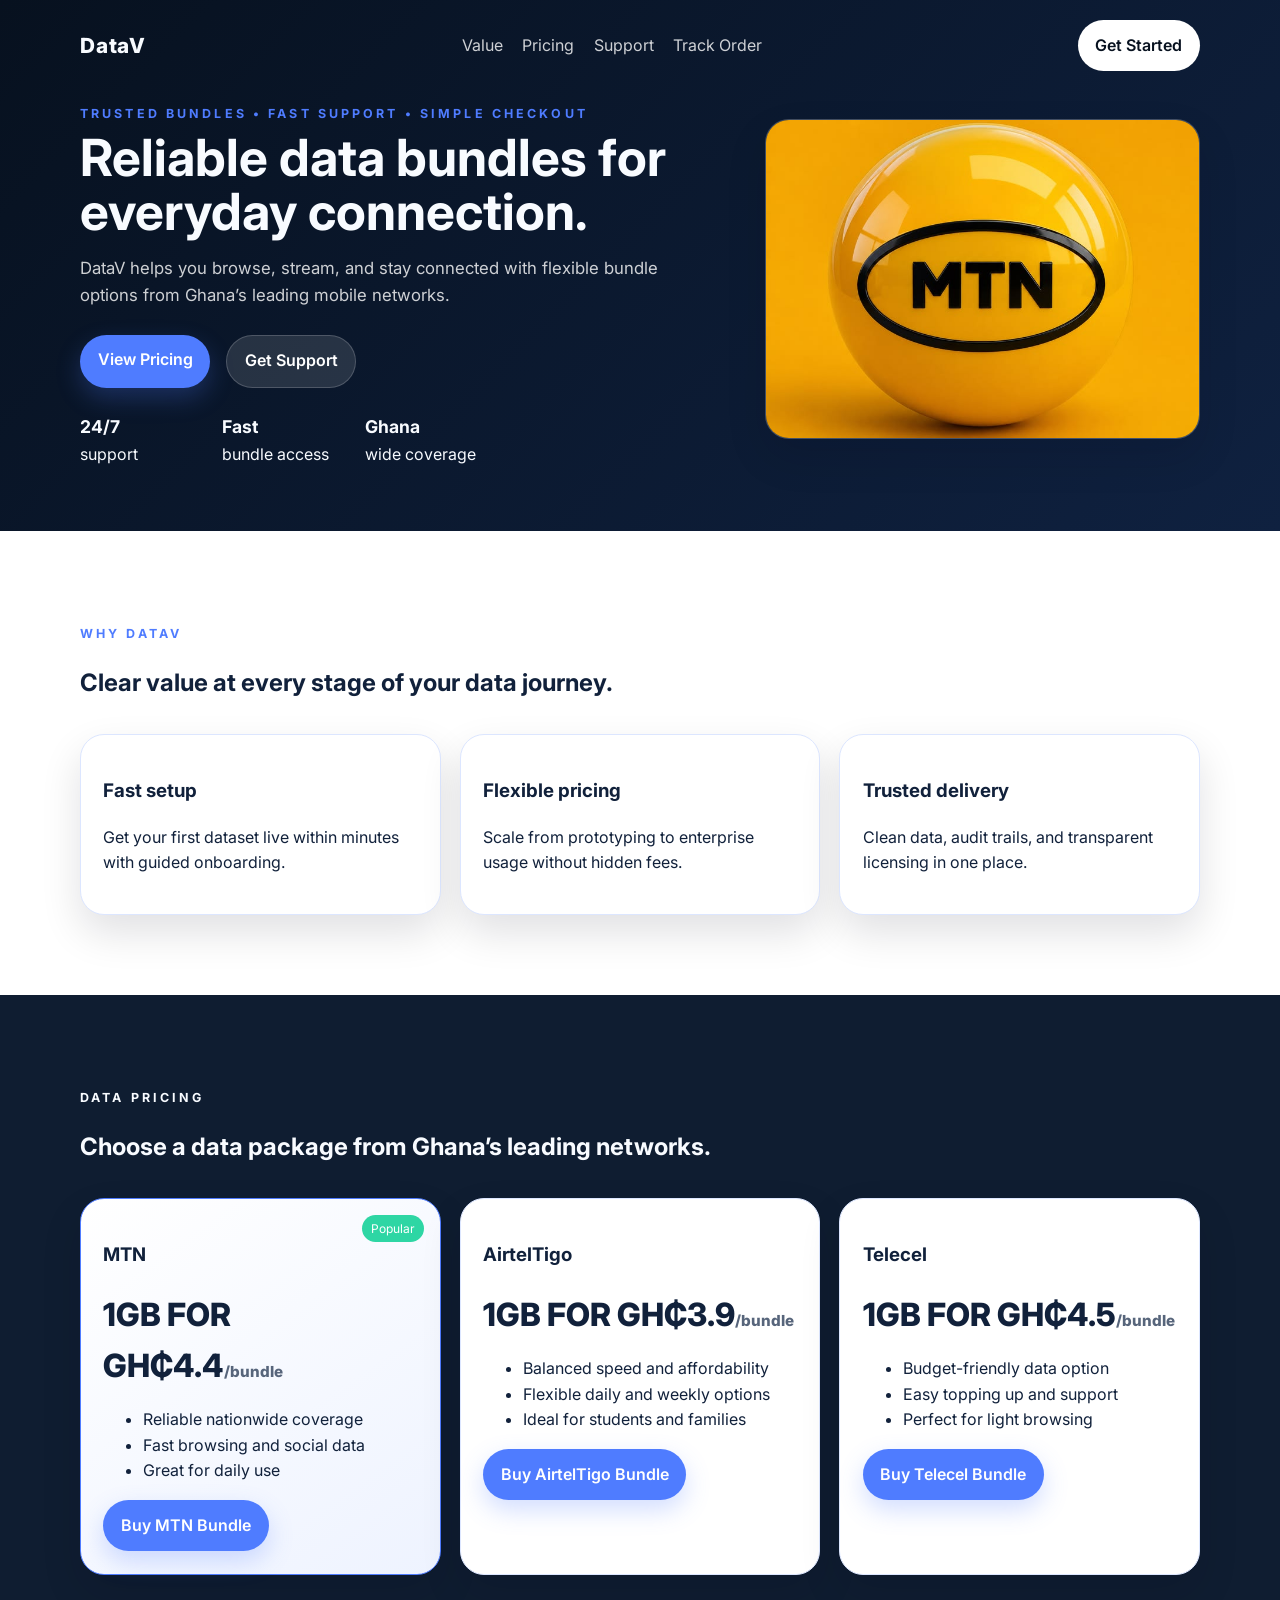
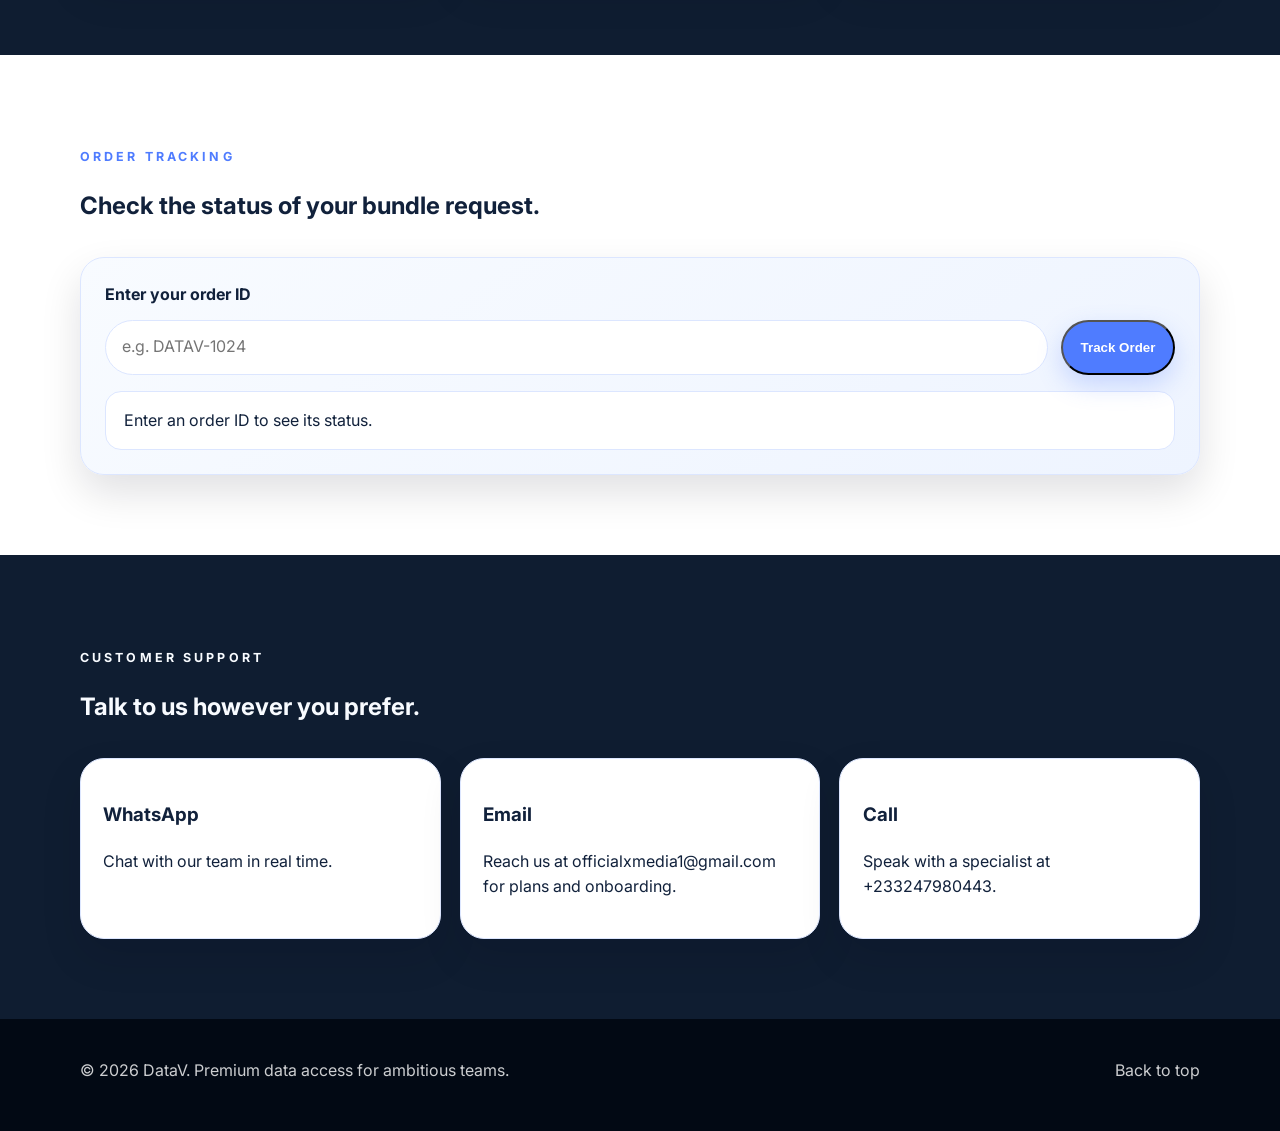
<file: index.html>
<!DOCTYPE html>
<html lang="en">
  <head>
    <meta charset="UTF-8" />
    <meta name="viewport" content="width=device-width, initial-scale=1.0" />
    <title>DataV | Premium Data Access for Modern Teams</title>
    <meta
      name="description"
      content="DataV delivers trusted datasets, flexible API access, and premium support for businesses that need reliable data at scale."
    />
    <link rel="preconnect" href="https://fonts.googleapis.com" />
    <link rel="preconnect" href="https://fonts.gstatic.com" crossorigin />
    <link
      href="https://fonts.googleapis.com/css2?family=Inter:wght@400;500;600;700;800&display=swap"
      rel="stylesheet"
    />
    <link rel="stylesheet" href="styles.css" />
  </head>
  <body>
    <header class="hero">
      <nav class="nav container">
        <a class="brand" href="#">DataV</a>
        <div class="nav-links">
          <a href="#value">Value</a>
          <a href="#pricing">Pricing</a>
          <a href="#support">Support</a>
          <a href="#tracking-form">Track Order</a>
        </div>
        <div class="nav-links" style="display: flex; align-items: center; gap: 1rem;">
          <a class="button button-dark" href="#pricing">Get Started</a>
        </div>
      </nav>

      <div class="container hero-grid">
        <div class="hero-copy">
          <p class="eyebrow">Trusted bundles • Fast support • Simple checkout</p>
          <h1>Reliable data bundles for everyday connection.</h1>
          <p class="lead">
            DataV helps you browse, stream, and stay connected with flexible bundle options
            from Ghana’s leading mobile networks.
          </p>
          <div class="hero-actions">
            <a class="button button-primary" href="#pricing">View Pricing</a>
            <a class="button button-secondary" href="#support">Get Support</a>
          </div>
          <div class="hero-stats">
            <div>
              <strong>24/7</strong>
              <span>support</span>
            </div>
            <div>
              <strong>Fast</strong>
              <span>bundle access</span>
            </div>
            <div>
              <strong>Ghana</strong>
              <span>wide coverage</span>
            </div>
          </div>
        </div>

        <div class="hero-slideshow" aria-label="Featured network bundle images">
          <img src="images/3D%20MTN%20logo.jfif" alt="MTN logo" class="slide active" />
          <img src="images/3D%20telecel%20logo.jfif" alt="Telecel logo" class="slide" />
          <img src="images/Activating%20your%20AirtelTigo%20eSIM%20is%20simple.jfif" alt="AirtelTigo eSIM activation" class="slide" />
        </div>
      </div>
    </header>

    <main>
      <section id="value" class="section container">
        <div class="section-heading">
          <p class="eyebrow">Why DataV</p>
          <h2>Clear value at every stage of your data journey.</h2>
        </div>
        <div class="feature-grid">
          <article class="feature-card">
            <h3>Fast setup</h3>
            <p>Get your first dataset live within minutes with guided onboarding.</p>
          </article>
          <article class="feature-card">
            <h3>Flexible pricing</h3>
            <p>Scale from prototyping to enterprise usage without hidden fees.</p>
          </article>
          <article class="feature-card">
            <h3>Trusted delivery</h3>
            <p>Clean data, audit trails, and transparent licensing in one place.</p>
          </article>
        </div>
      </section>

      <section id="pricing" class="section section-dark">
        <div class="container">
          <div class="section-heading light">
            <p class="eyebrow">Data Pricing</p>
            <h2>Choose a data package from Ghana’s leading networks.</h2>
          </div>
          <div class="pricing-grid">
            <article class="pricing-card featured">
              <div class="tag">Popular</div>
              <h3>MTN</h3>
              <p class="price">1GB FOR GH₵4.4<span>/bundle</span></p>
              <ul>
                <li>Reliable nationwide coverage</li>
                <li>Fast browsing and social data</li>
                <li>Great for daily use</li>
              </ul>
              <div class="pricing-actions">
                <a class="button button-primary" href="mtn.html">Buy MTN Bundle</a>
              </div>
            </article>
            <article class="pricing-card">
              <h3>AirtelTigo</h3>
              <p class="price">1GB FOR GH₵3.9<span>/bundle</span></p>
              <ul>
                <li>Balanced speed and affordability</li>
                <li>Flexible daily and weekly options</li>
                <li>Ideal for students and families</li>
              </ul>
                <a class="button button-primary" href="airteltigo.html">Buy AirtelTigo Bundle</a>
            </article>
            <article class="pricing-card">
              <h3>Telecel</h3>
              <p class="price">1GB FOR GH₵4.5<span>/bundle</span></p>
              <ul>
                <li>Budget-friendly data option</li>
                <li>Easy topping up and support</li>
                <li>Perfect for light browsing</li>
              </ul>
              <div class="pricing-actions">
                <a class="button button-primary" href="telecel.html">Buy Telecel Bundle</a>
              </div>
            </article>
          </div>
        </div>
      </section>

      <section class="section container">
        <div class="section-heading">
          <p class="eyebrow">Order Tracking</p>
          <h2>Check the status of your bundle request.</h2>
        </div>
        <div class="tracking-card">
          <form id="tracking-form" class="tracking-form">
            <label for="order-id">Enter your order ID</label>
            <div class="tracking-input-row">
              <input id="order-id" name="order-id" type="text" placeholder="e.g. DATAV-1024" required />
              <button class="button button-primary" type="submit">Track Order</button>
            </div>
          </form>
          <div id="tracking-status" class="tracking-status" aria-live="polite">
            Enter an order ID to see its status.
          </div>
        </div>
      </section>

      <section id="support" class="section section-dark support-section">
        <div class="container">
          <div class="section-heading light">
            <p class="eyebrow">Customer Support</p>
            <h2>Talk to us however you prefer.</h2>
          </div>
          <div class="support-grid">
            <a class="support-card" href="https://wa.me/+233247980443" target="_blank" rel="noreferrer">
              <h3>WhatsApp</h3>
              <p>Chat with our team in real time.</p>
            </a>
            <a class="support-card" href="mailto:officialxmedia1@gmail.com">
              <h3>Email</h3>
              <p>Reach us at officialxmedia1@gmail.com for plans and onboarding.</p>
            </a>
            <a class="support-card" href="tel:+233247980443">
              <h3>Call</h3>
              <p>Speak with a specialist at +233247980443.</p>
            </a>
          </div>
        </div>
      </section>
    </main>

    <footer class="footer">
      <div class="container footer-row">
        <center><p>© <span id="year"></span> DataV. Premium data access for ambitious teams.</center></p>
        <a href="#">Back to top</a>
      </div>
    </footer>

    <script src="script.js"></script>
  </body>
</html>
</file>
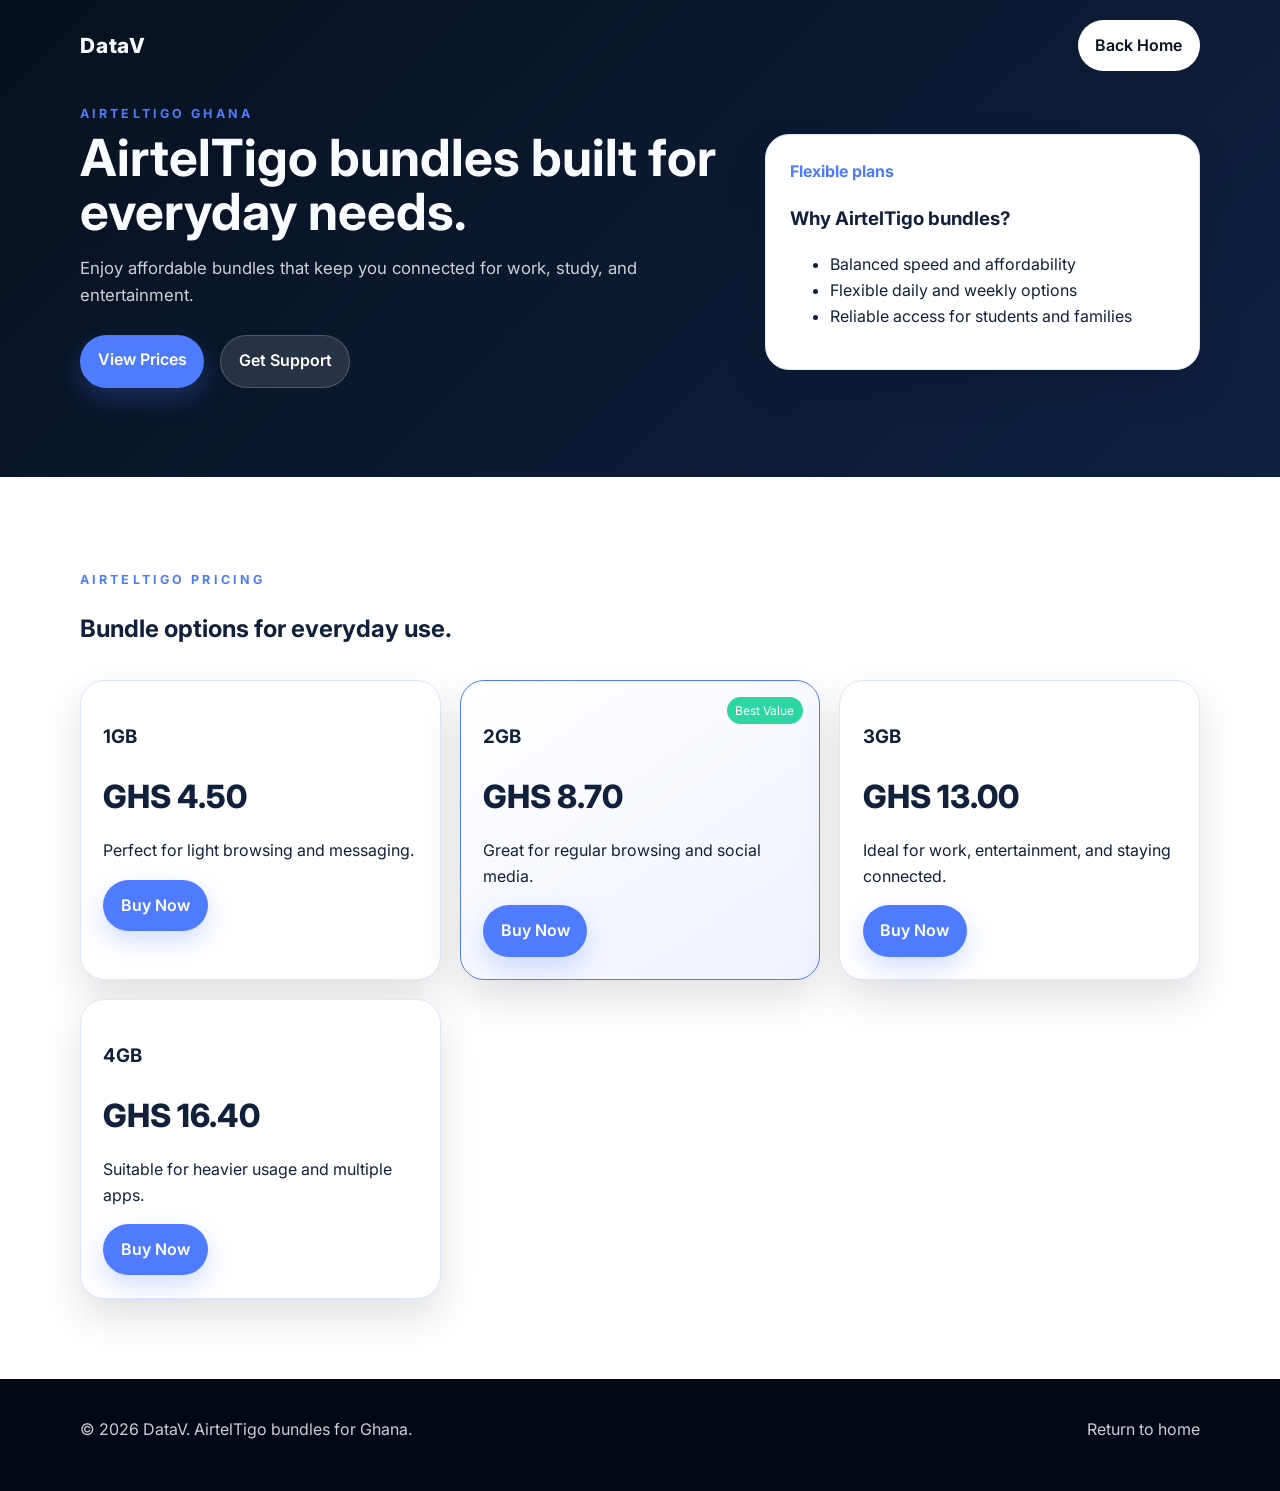
<file: airteltigo.html>
<!DOCTYPE html>
<html lang="en">
  <head>
    <meta charset="UTF-8" />
    <meta name="viewport" content="width=device-width, initial-scale=1.0" />
    <title>AirtelTigo Data Bundles | DataV</title>
    <meta
      name="description"
      content="Explore AirtelTigo data bundles in Ghana with clear pricing from DataV."
    />
    <link rel="preconnect" href="https://fonts.googleapis.com" />
    <link rel="preconnect" href="https://fonts.gstatic.com" crossorigin />
    <link
      href="https://fonts.googleapis.com/css2?family=Inter:wght@400;500;600;700;800&display=swap"
      rel="stylesheet"
    />
    <link rel="stylesheet" href="styles.css" />
  </head>
  <body>
    <header class="hero">
      <nav class="nav container">
        <a class="brand" href="index.html">DataV</a>
        <div class="nav-links" style="display: flex; align-items: center; gap: 1rem;">
          <a class="button button-dark" href="index.html">Back Home</a>
        </div>
      </nav>

      <div class="container hero-grid">
        <div class="hero-copy">
          <p class="eyebrow">AirtelTigo Ghana</p>
          <h1>AirtelTigo bundles built for everyday needs.</h1>
          <p class="lead">
            Enjoy affordable bundles that keep you connected for work, study, and entertainment.
          </p>
          <div class="hero-actions">
            <a class="button button-primary" href="#prices">View Prices</a>
            <a class="button button-secondary" href="index.html#support">Get Support</a>
          </div>
        </div>

        <div class="hero-card">
          <div class="card-label">Flexible plans</div>
          <h3>Why AirtelTigo bundles?</h3>
          <ul>
            <li>Balanced speed and affordability</li>
            <li>Flexible daily and weekly options</li>
            <li>Reliable access for students and families</li>
          </ul>
        </div>
      </div>
    </header>

    <main>
      <section id="prices" class="section container">
        <div class="section-heading">
          <p class="eyebrow">AirtelTigo Pricing</p>
          <h2>Bundle options for everyday use.</h2>
        </div>

        <div class="pricing-grid">
          <article class="pricing-card">
            <h3>1GB</h3>
            <p class="price">GHS 4.50</p>
            <p>Perfect for light browsing and messaging.</p>
            <a class="button button-primary" href="pay.php?bundle=airteltigo-1gb">Buy Now</a>
          </article>

          <article class="pricing-card featured">
            <div class="tag">Best Value</div>
            <h3>2GB</h3>
            <p class="price">GHS 8.70</p>
            <p>Great for regular browsing and social media.</p>
            <a class="button button-primary" href="pay.php?bundle=airteltigo-2gb">Buy Now</a>
          </article>

          <article class="pricing-card">
            <h3>3GB</h3>
            <p class="price">GHS 13.00</p>
            <p>Ideal for work, entertainment, and staying connected.</p>
            <a class="button button-primary" href="pay.php?bundle=airteltigo-3gb">Buy Now</a>
          </article>

          <article class="pricing-card">
            <h3>4GB</h3>
            <p class="price">GHS 16.40</p>
            <p>Suitable for heavier usage and multiple apps.</p>
            <a class="button button-primary" href="pay.php?bundle=airteltigo-4gb">Buy Now</a>
          </article>
        </div>
      </section>
    </main>

    <footer class="footer">
      <div class="container footer-row">
        <p>© <span id="year"></span> DataV. AirtelTigo bundles for Ghana.</p>
        <a href="index.html">Return to home</a>
      </div>
    </footer>

    <script src="script.js"></script>
  </body>
</html>
</file>
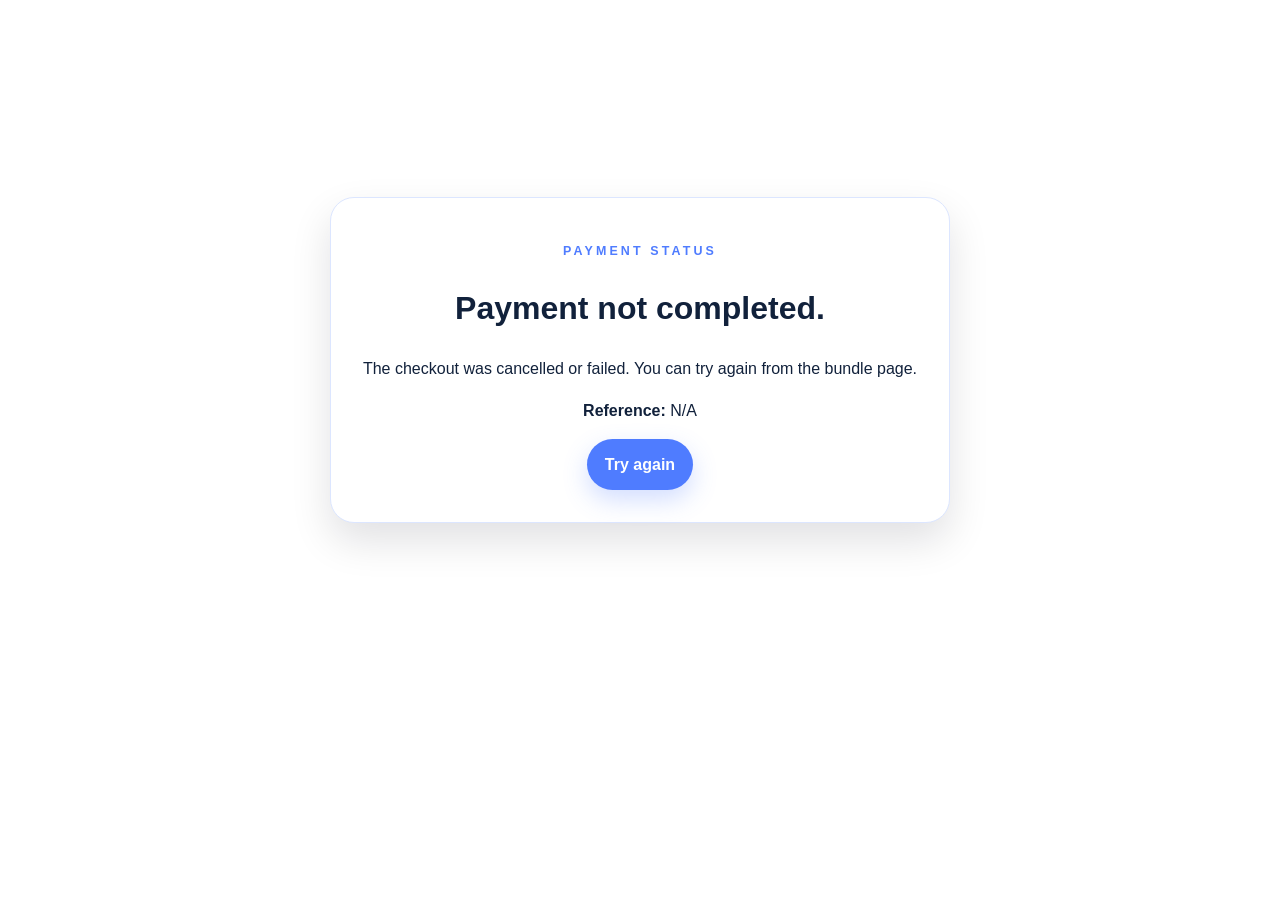
<file: failure.html>
<!DOCTYPE html>
<html lang="en">
  <head>
    <meta charset="UTF-8" />
    <meta name="viewport" content="width=device-width, initial-scale=1.0" />
    <title>Payment Failed | DataV</title>
    <link rel="stylesheet" href="styles.css" />
  </head>
  <body>
    <main class="section container" style="min-height: 80vh; display: grid; place-items: center;">
      <div class="panel-card" style="max-width: 640px; padding: 2rem; text-align: center;">
        <p class="eyebrow">Payment status</p>
        <h1>Payment not completed.</h1>
        <p id="status-message">The checkout was cancelled or failed. You can try again from the bundle page.</p>
        <p><strong>Reference:</strong> <span id="reference-value">N/A</span></p>
        <a class="button button-primary" href="index.html">Try again</a>
      </div>
    </main>
    <script>
      const params = new URLSearchParams(window.location.search);
      const reference = params.get('reference') || 'N/A';
      document.getElementById('reference-value').textContent = reference;
      const status = params.get('status');
      if (status === 'failed') {
        document.getElementById('status-message').textContent = 'The transaction could not be verified or was not completed. Please try again.';
      }
    </script>
  </body>
</html>
</file>
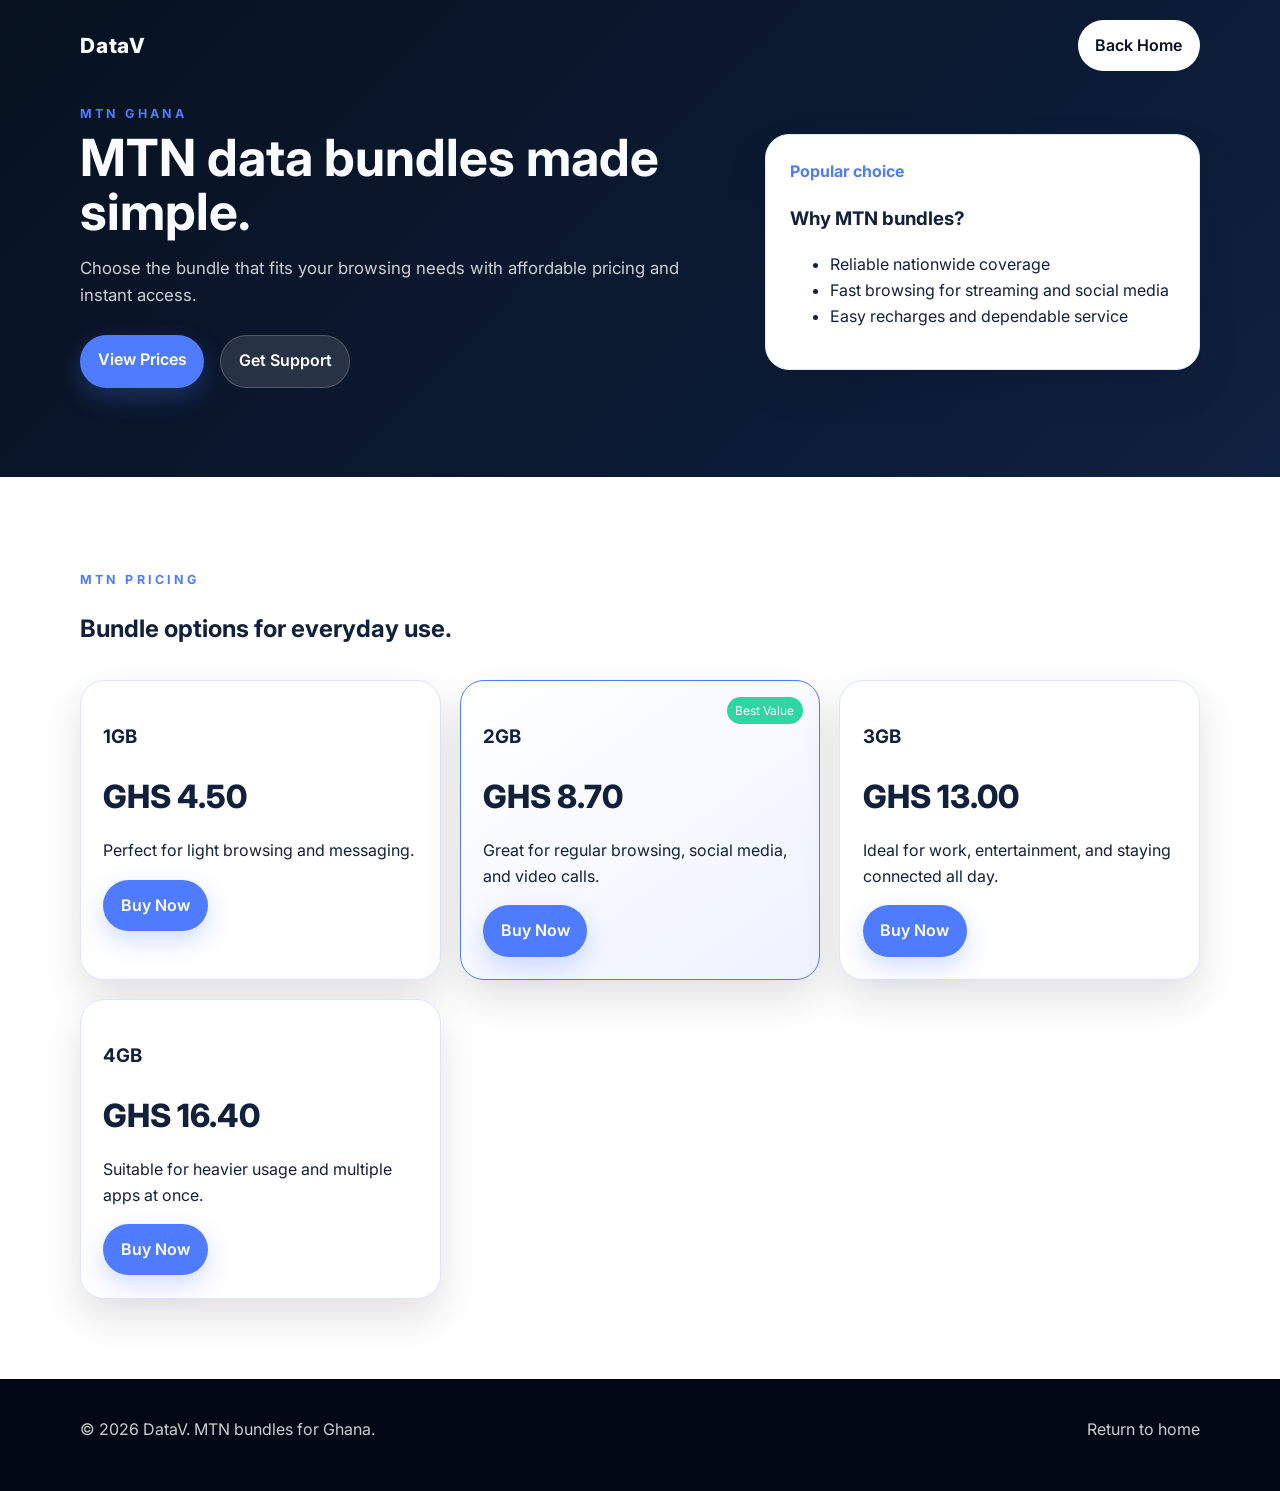
<file: mtn.html>
<!DOCTYPE html>
<html lang="en">
  <head>
    <meta charset="UTF-8" />
    <meta name="viewport" content="width=device-width, initial-scale=1.0" />
    <title>MTN Data Bundles | DataV</title>
    <meta
      name="description"
      content="Explore MTN data bundles in Ghana with clear pricing from DataV."
    />
    <link rel="preconnect" href="https://fonts.googleapis.com" />
    <link rel="preconnect" href="https://fonts.gstatic.com" crossorigin />
    <link
      href="https://fonts.googleapis.com/css2?family=Inter:wght@400;500;600;700;800&display=swap"
      rel="stylesheet"
    />
    <link rel="stylesheet" href="styles.css" />
  </head>
  <body>
    <header class="hero">
      <nav class="nav container">
        <a class="brand" href="index.html">DataV</a>
        <div class="nav-links" style="display: flex; align-items: center; gap: 1rem;">
          <a class="button button-dark" href="index.html">Back Home</a>
        </div>
      </nav>

      <div class="container hero-grid">
        <div class="hero-copy">
          <p class="eyebrow">MTN Ghana</p>
          <h1>MTN data bundles made simple.</h1>
          <p class="lead">
            Choose the bundle that fits your browsing needs with affordable pricing and
            instant access.
          </p>
          <div class="hero-actions">
            <a class="button button-primary" href="#prices">View Prices</a>
            <a class="button button-secondary" href="index.html#support">Get Support</a>
          </div>
        </div>

        <div class="hero-card">
          <div class="card-label">Popular choice</div>
          <h3>Why MTN bundles?</h3>
          <ul>
            <li>Reliable nationwide coverage</li>
            <li>Fast browsing for streaming and social media</li>
            <li>Easy recharges and dependable service</li>
          </ul>
        </div>
      </div>
    </header>

    <main>
      <section id="prices" class="section container">
        <div class="section-heading">
          <p class="eyebrow">MTN Pricing</p>
          <h2>Bundle options for everyday use.</h2>
        </div>

        <div class="pricing-grid">
          <article class="pricing-card">
            <h3>1GB</h3>
            <p class="price">GHS 4.50</p>
            <p>Perfect for light browsing and messaging.</p>
            <a class="button button-primary" href="pay.php?bundle=mtn-1gb">Buy Now</a>
          </article>

          <article class="pricing-card featured">
            <div class="tag">Best Value</div>
            <h3>2GB</h3>
            <p class="price">GHS 8.70</p>
            <p>Great for regular browsing, social media, and video calls.</p>
            <a class="button button-primary" href="pay.php?bundle=mtn-2gb">Buy Now</a>
          </article>

          <article class="pricing-card">
            <h3>3GB</h3>
            <p class="price">GHS 13.00</p>
            <p>Ideal for work, entertainment, and staying connected all day.</p>
            <a class="button button-primary" href="pay.php?bundle=mtn-3gb">Buy Now</a>
          </article>

          <article class="pricing-card">
            <h3>4GB</h3>
            <p class="price">GHS 16.40</p>
            <p>Suitable for heavier usage and multiple apps at once.</p>
            <a class="button button-primary" href="pay.php?bundle=mtn-4gb">Buy Now</a>
          </article>
        </div>
      </section>
    </main>

    <footer class="footer">
      <div class="container footer-row">
        <p>© <span id="year"></span> DataV. MTN bundles for Ghana.</p>
        <a href="index.html">Return to home</a>
      </div>
    </footer>

    <script src="script.js"></script>
  </body>
</html>
</file>
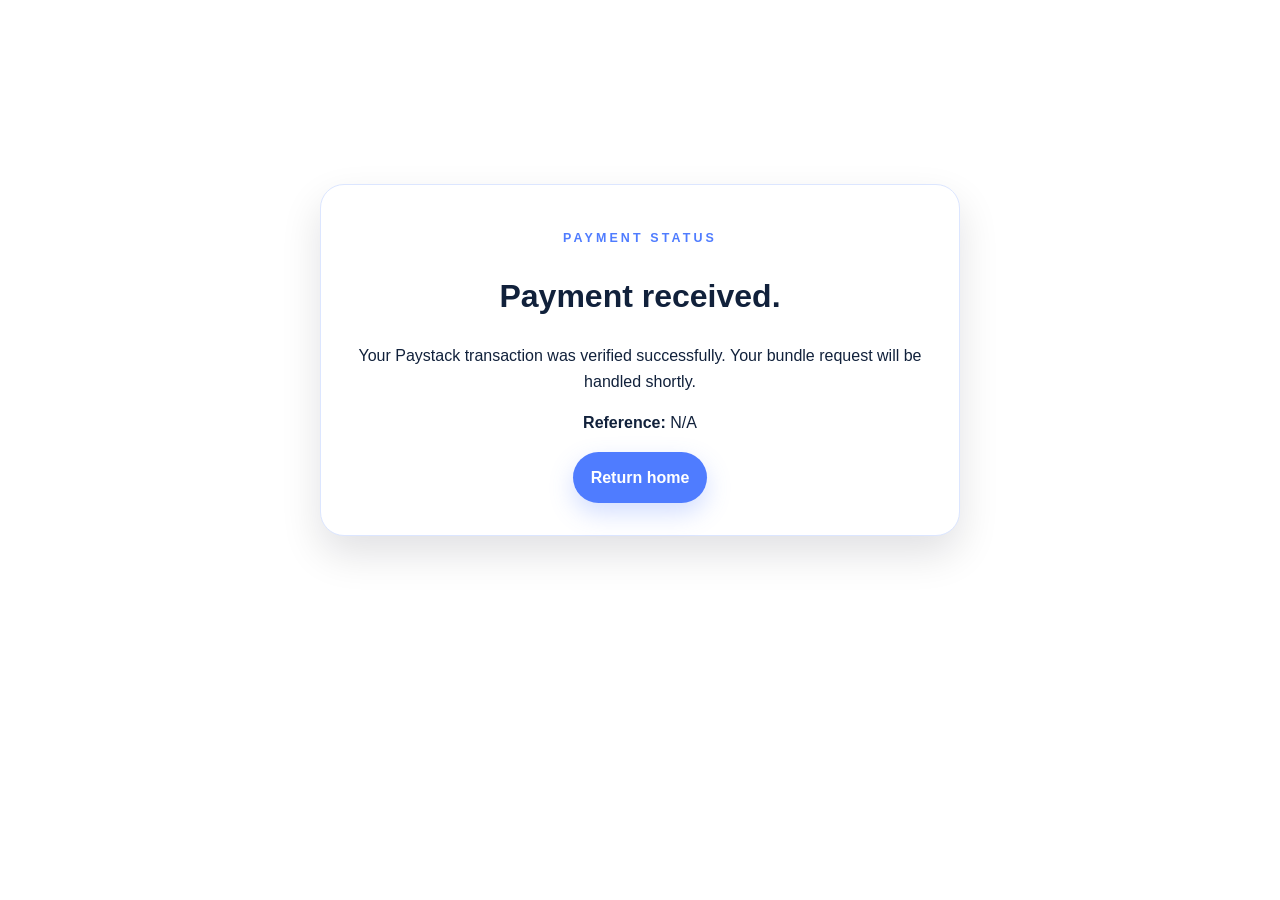
<file: success.html>
<!DOCTYPE html>
<html lang="en">
  <head>
    <meta charset="UTF-8" />
    <meta name="viewport" content="width=device-width, initial-scale=1.0" />
    <title>Payment Successful | DataV</title>
    <link rel="stylesheet" href="styles.css" />
  </head>
  <body>
    <main class="section container" style="min-height: 80vh; display: grid; place-items: center;">
      <div class="panel-card" style="max-width: 640px; padding: 2rem; text-align: center;">
        <p class="eyebrow">Payment status</p>
        <h1>Payment received.</h1>
        <p id="status-message">Your Paystack transaction was verified successfully. Your bundle request will be handled shortly.</p>
        <p><strong>Reference:</strong> <span id="reference-value">N/A</span></p>
        <a class="button button-primary" href="index.html">Return home</a>
      </div>
    </main>
    <script>
      const params = new URLSearchParams(window.location.search);
      const reference = params.get('reference') || 'N/A';
      document.getElementById('reference-value').textContent = reference;
      const status = params.get('status');
      if (status === 'success') {
        document.getElementById('status-message').textContent = 'Your Paystack transaction was verified successfully. Your bundle request will be handled shortly.';
      }
    </script>
  </body>
</html>
</file>
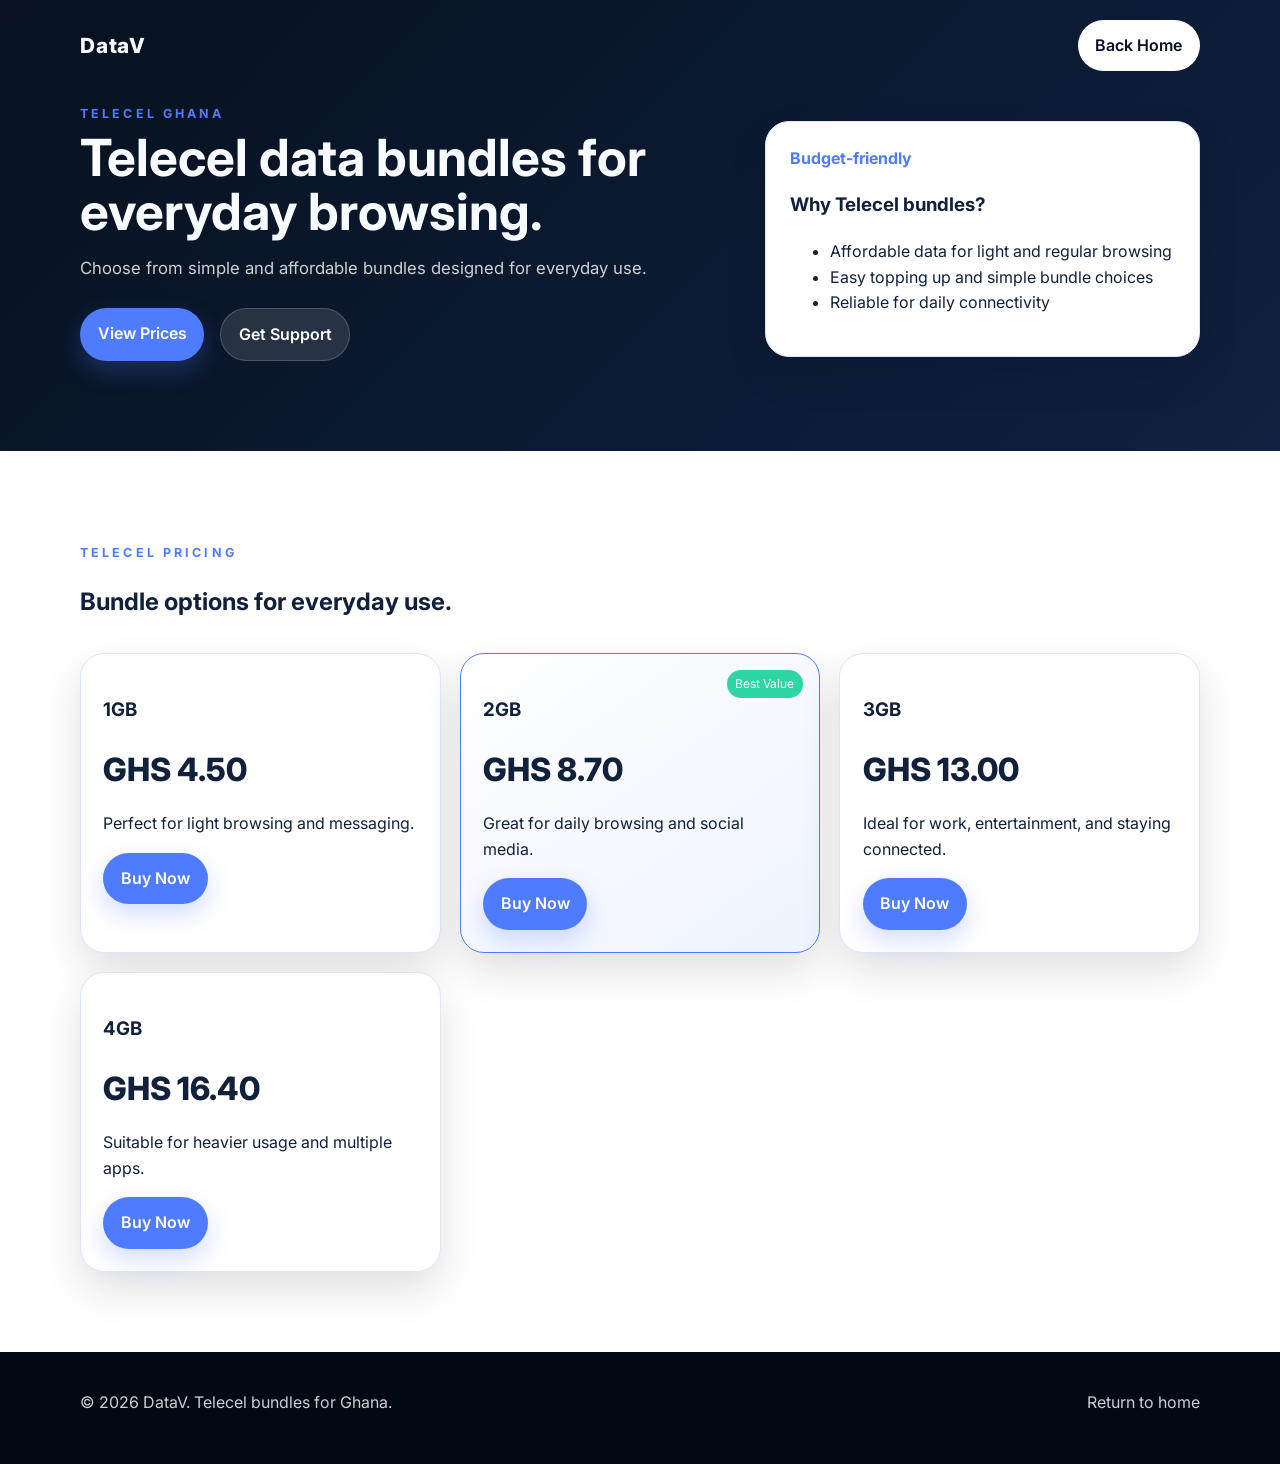
<file: telecel.html>
<!DOCTYPE html>
<html lang="en">
  <head>
    <meta charset="UTF-8" />
    <meta name="viewport" content="width=device-width, initial-scale=1.0" />
    <title>Telecel Data Bundles | DataV</title>
    <meta
      name="description"
      content="Explore Telecel data bundles in Ghana with clear pricing from DataV."
    />
    <link rel="preconnect" href="https://fonts.googleapis.com" />
    <link rel="preconnect" href="https://fonts.gstatic.com" crossorigin />
    <link
      href="https://fonts.googleapis.com/css2?family=Inter:wght@400;500;600;700;800&display=swap"
      rel="stylesheet"
    />
    <link rel="stylesheet" href="styles.css" />
  </head>
  <body>
    <header class="hero">
      <nav class="nav container">
        <a class="brand" href="index.html">DataV</a>
        <div class="nav-links" style="display: flex; align-items: center; gap: 1rem;">
          <a class="button button-dark" href="index.html">Back Home</a>
        </div>
      </nav>

      <div class="container hero-grid">
        <div class="hero-copy">
          <p class="eyebrow">Telecel Ghana</p>
          <h1>Telecel data bundles for everyday browsing.</h1>
          <p class="lead">
            Choose from simple and affordable bundles designed for everyday use.
          </p>
          <div class="hero-actions">
            <a class="button button-primary" href="#prices">View Prices</a>
            <a class="button button-secondary" href="index.html#support">Get Support</a>
          </div>
        </div>

        <div class="hero-card">
          <div class="card-label">Budget-friendly</div>
          <h3>Why Telecel bundles?</h3>
          <ul>
            <li>Affordable data for light and regular browsing</li>
            <li>Easy topping up and simple bundle choices</li>
            <li>Reliable for daily connectivity</li>
          </ul>
        </div>
      </div>
    </header>

    <main>
      <section id="prices" class="section container">
        <div class="section-heading">
          <p class="eyebrow">Telecel Pricing</p>
          <h2>Bundle options for everyday use.</h2>
        </div>

        <div class="pricing-grid">
          <article class="pricing-card">
            <h3>1GB</h3>
            <p class="price">GHS 4.50</p>
            <p>Perfect for light browsing and messaging.</p>
            <a class="button button-primary" href="pay.php?bundle=telecel-1gb">Buy Now</a>
          </article>

          <article class="pricing-card featured">
            <div class="tag">Best Value</div>
            <h3>2GB</h3>
            <p class="price">GHS 8.70</p>
            <p>Great for daily browsing and social media.</p>
            <a class="button button-primary" href="pay.php?bundle=telecel-2gb">Buy Now</a>
          </article>

          <article class="pricing-card">
            <h3>3GB</h3>
            <p class="price">GHS 13.00</p>
            <p>Ideal for work, entertainment, and staying connected.</p>
            <a class="button button-primary" href="pay.php?bundle=telecel-3gb">Buy Now</a>
          </article>

          <article class="pricing-card">
            <h3>4GB</h3>
            <p class="price">GHS 16.40</p>
            <p>Suitable for heavier usage and multiple apps.</p>
            <a class="button button-primary" href="pay.php?bundle=telecel-4gb">Buy Now</a>
          </article>
        </div>
      </section>
    </main>

    <footer class="footer">
      <div class="container footer-row">
        <p>© <span id="year"></span> DataV. Telecel bundles for Ghana.</p>
        <a href="index.html">Return to home</a>
      </div>
    </footer>

    <script src="script.js"></script>
  </body>
</html>
</file>
<file: styles.css>
:root {
  --bg: #07111f;
  --bg-soft: #0f1d31;
  --surface: #ffffff;
  --surface-soft: #f4f7ff;
  --text: #11213b;
  --text-light: #f8fbff;
  --accent: #4f7cff;
  --accent-2: #2ed6a4;
  --border: #dce6ff;
  --shadow: 0 18px 40px rgba(3, 12, 24, 0.12);
}

* {
  box-sizing: border-box;
}

body {
  margin: 0;
  font-family: "Inter", sans-serif;
  color: var(--text);
  background: var(--surface);
  line-height: 1.6;
}

a {
  color: inherit;
  text-decoration: none;
}

.container {
  width: min(1120px, calc(100% - 2rem));
  margin: 0 auto;
}

.hero {
  background: linear-gradient(135deg, var(--bg) 0%, #0f2140 100%);
  color: var(--text-light);
  padding-bottom: 4rem;
}

.nav {
  display: flex;
  justify-content: space-between;
  align-items: center;
  padding: 1.25rem 0;
}

.brand {
  font-size: 1.3rem;
  font-weight: 800;
  letter-spacing: 0.04em;
}

.nav-links {
  display: flex;
  gap: 1.2rem;
  color: rgba(255, 255, 255, 0.8);
}

.hero-grid,
.split-grid {
  display: grid;
  gap: 2rem;
  grid-template-columns: 1.2fr 0.8fr;
  align-items: center;
}

.hero-slideshow {
  position: relative;
  min-height: 320px;
  border-radius: 24px;
  overflow: hidden;
  box-shadow: var(--shadow);
  border: 1px solid rgba(255, 255, 255, 0.16);
  background: rgba(255, 255, 255, 0.08);
}

.hero-slideshow .slide {
  position: absolute;
  inset: 0;
  width: 100%;
  height: 100%;
  object-fit: cover;
  opacity: 0;
  transition: opacity 600ms ease-in-out;
}

.hero-slideshow .slide.active {
  opacity: 1;
}

.hero-copy h1 {
  font-size: clamp(2.2rem, 4vw, 3.7rem);
  line-height: 1.06;
  margin: 0.2rem 0 1rem;
}

.lead {
  font-size: 1.05rem;
  color: rgba(255, 255, 255, 0.8);
  max-width: 620px;
}

.eyebrow {
  text-transform: uppercase;
  letter-spacing: 0.25em;
  font-size: 0.78rem;
  font-weight: 700;
  color: var(--accent);
  margin-bottom: 0.4rem;
}

.hero-actions {
  display: flex;
  gap: 1rem;
  margin: 1.6rem 0;
  flex-wrap: wrap;
}

.button {
  display: inline-block;
  padding: 0.8rem 1.1rem;
  border-radius: 999px;
  font-weight: 600;
  transition: transform 180ms ease, box-shadow 180ms ease;
}

.button:hover {
  transform: translateY(-2px);
}

.button-primary {
  background: var(--accent);
  color: white;
  box-shadow: 0 10px 24px rgba(79, 124, 255, 0.25);
}

.button-secondary {
  background: rgba(255, 255, 255, 0.12);
  color: white;
  border: 1px solid rgba(255, 255, 255, 0.18);
}

.button-dark {
  background: white;
  color: var(--bg);
}

.hero-stats {
  display: flex;
  gap: 1.4rem;
  flex-wrap: wrap;
  margin-top: 1.4rem;
}

.hero-stats div {
  display: flex;
  flex-direction: column;
  min-width: 120px;
}

.hero-stats strong {
  font-size: 1.1rem;
}

.hero-card,
.panel-card,
.dashboard-card,
.preview-card,
.feature-card,
.pricing-card,
.support-card {
  background: var(--surface);
  color: var(--text);
  border: 1px solid var(--border);
  border-radius: 24px;
  box-shadow: var(--shadow);
}

.hero-card {
  padding: 1.5rem;
}

.card-label {
  color: var(--accent);
  font-weight: 700;
  margin-bottom: 0.4rem;
}

.code-box {
  margin-top: 1rem;
  padding: 0.9rem 1rem;
  border-radius: 14px;
  background: var(--surface-soft);
  display: flex;
  justify-content: space-between;
  align-items: center;
}

.pill {
  background: var(--accent-2);
  color: white;
  padding: 0.3rem 0.7rem;
  border-radius: 999px;
  font-size: 0.78rem;
}

.section {
  padding: 5rem 0;
}

.section-dark {
  background: var(--bg-soft);
  color: var(--text-light);
}

.section-soft {
  background: var(--surface-soft);
}

.section-heading {
  max-width: 720px;
  margin-bottom: 2rem;
}

.section-heading.light h2,
.section-heading.light .eyebrow {
  color: var(--text-light);
}

.feature-grid,
.pricing-grid,
.preview-grid,
.support-grid {
  display: grid;
  gap: 1.2rem;
}

.feature-grid {
  grid-template-columns: repeat(3, minmax(0, 1fr));
}

.feature-card,
.preview-card,
.pricing-card,
.support-card {
  padding: 1.4rem;
}

.pricing-grid {
  grid-template-columns: repeat(3, minmax(0, 1fr));
}

.pricing-card {
  position: relative;
}

.pricing-card.featured {
  background: linear-gradient(145deg, #ffffff 0%, #eef3ff 100%);
  border-color: var(--accent);
}

.tag {
  position: absolute;
  top: 1rem;
  right: 1rem;
  background: var(--accent-2);
  color: white;
  padding: 0.25rem 0.55rem;
  border-radius: 999px;
  font-size: 0.75rem;
}

.price {
  font-size: 2rem;
  font-weight: 800;
  margin: 0.4rem 0 1rem;
}

.price span {
  font-size: 0.95rem;
  color: #57657b;
}

.pricing-actions {
  display: flex;
  flex-wrap: wrap;
  gap: 0.75rem;
  margin-top: 1rem;
}

.preview-grid {
  grid-template-columns: repeat(3, minmax(0, 1fr));
}

.table-preview {
  display: grid;
  grid-template-columns: 1fr 1fr 1fr;
  gap: 0.5rem;
  padding: 0.55rem 0;
  font-size: 0.95rem;
}

.table-preview.muted {
  color: #506178;
}

.panel-card {
  padding: 1.5rem;
}

pre {
  background: var(--bg);
  color: var(--text-light);
  padding: 1rem;
  border-radius: 18px;
  overflow-x: auto;
}

.dashboard-card {
  padding: 1.3rem;
}

.dashboard-row {
  display: flex;
  justify-content: space-between;
  padding: 0.8rem 0;
  border-bottom: 1px solid var(--border);
}

.dashboard-row:last-child {
  border-bottom: 0;
}

.support-grid {
  grid-template-columns: repeat(3, minmax(0, 1fr));
}

.support-card {
  display: block;
  color: var(--text);
  transition: transform 180ms ease;
}

.support-card:hover {
  transform: translateY(-3px);
}

.tracking-card {
  padding: 1.5rem;
  border: 1px solid var(--border);
  border-radius: 24px;
  background: linear-gradient(145deg, #f8fbff 0%, #eef4ff 100%);
  box-shadow: var(--shadow);
}

.tracking-form {
  display: flex;
  flex-direction: column;
  gap: 0.75rem;
}

.tracking-form label {
  font-weight: 700;
}

.tracking-input-row {
  display: flex;
  gap: 0.8rem;
  flex-wrap: wrap;
}

.tracking-input-row input {
  flex: 1;
  min-width: 220px;
  padding: 0.85rem 1rem;
  border: 1px solid var(--border);
  border-radius: 999px;
  font: inherit;
}

.tracking-status {
  margin-top: 1rem;
  padding: 1rem 1.1rem;
  border-radius: 16px;
  background: white;
  border: 1px solid var(--border);
  color: var(--text);
}

.payment-form {
  margin-top: 2rem;
  padding: 1.4rem;
  border: 1px solid var(--border);
  border-radius: 20px;
  background: linear-gradient(145deg, #f9fbff 0%, #eef4ff 100%);
  box-shadow: var(--shadow);
}

.payment-form h3 {
  margin-top: 0;
  margin-bottom: 0.3rem;
}

.payment-form p {
  margin-top: 0;
  margin-bottom: 1rem;
  color: #516279;
}

.payment-row {
  display: flex;
  flex-direction: column;
  gap: 0.45rem;
  margin-bottom: 0.95rem;
}

.payment-row label {
  font-weight: 600;
}

.payment-row input,
.payment-row select {
  padding: 0.8rem 0.95rem;
  border-radius: 12px;
  border: 1px solid var(--border);
  font: inherit;
}

.footer {
  padding: 1.4rem 0 2rem;
  background: #020914;
  color: rgba(255, 255, 255, 0.8);
}

.footer-row {
  display: flex;
  justify-content: space-between;
  align-items: center;
  gap: 1rem;
}

@media (max-width: 860px) {
  .hero-grid,
  .split-grid,
  .feature-grid,
  .pricing-grid,
  .preview-grid,
  .support-grid {
    grid-template-columns: 1fr;
  }

  .nav {
    flex-wrap: wrap;
    gap: 0.8rem;
  }

  .nav-links {
    width: 100%;
    justify-content: space-between;
  }
}
</file>
